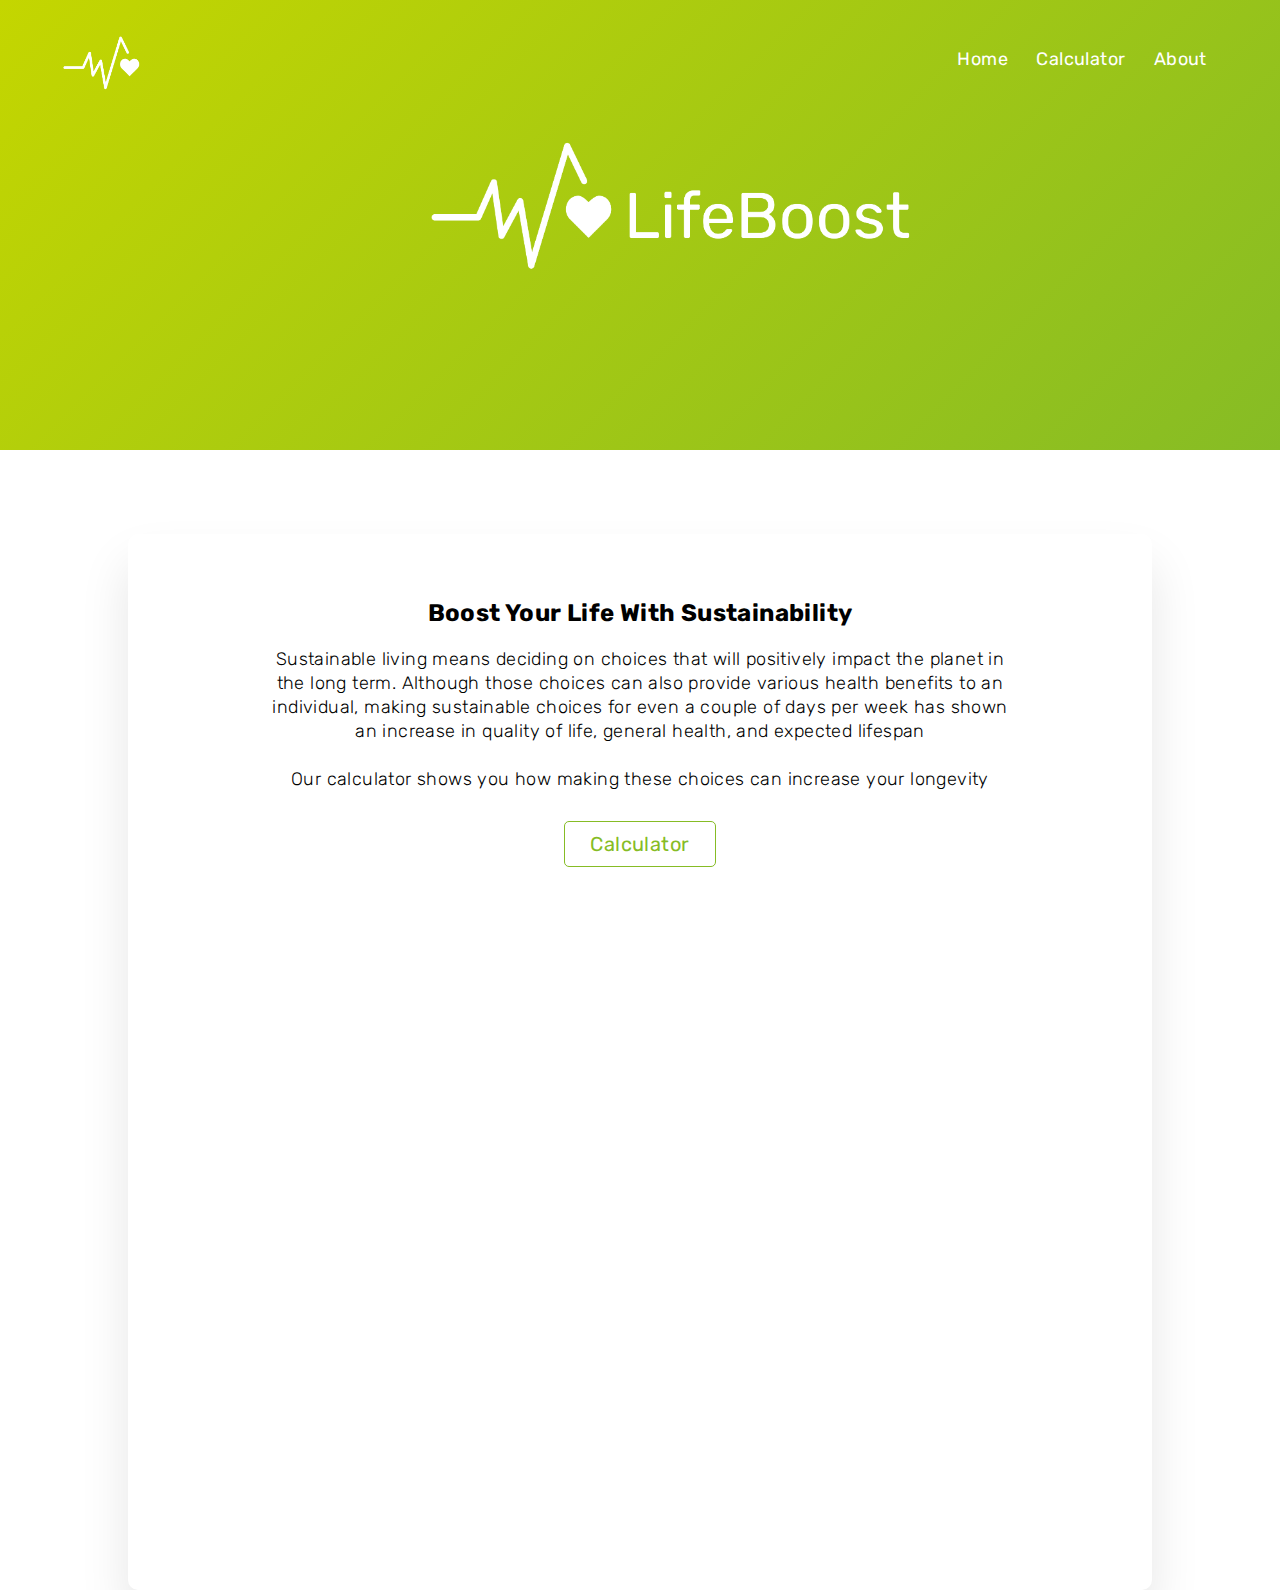
<file: index.html>
<!DOCTYPE html>
<html lang="en">
<head>
    <meta name="viewport" content="width=device-width, initial-scale=1.0">
    <title>LifeBoost</title>
    <link rel="shortcut icon" type="image/jpg" href="images/logo-green.png"/>
    <!--Google Font-->
    <link href="https://fonts.googleapis.com/css2?family=Rubik:wght@400;500&display=swap" rel="stylesheet">
    <!--Stylesheet-->
    <link rel="stylesheet" href="style.css">
</head>
<body>
    <section class="header1">
        <nav>
            <a href="index.html"><img src="images/logo-white.png" style="width: 90px"> </a> 
            <div class="nav-links">
                <ul>
                     <li><a href="index.html">Home</a></li>
                     <li><a href="calculator.html">Calculator</a></li>
                     <li><a href="about.html">About</a></li>
                </ul>
            </div>
        </nav>
        <div class="logo">
            <a href="index.html"><img src="images/logo-white-text.png" style="width: 550px"></a>  
        </div>
    </section>
     
    <div class="container2">
        <h2> Boost Your Life With Sustainability </h2>
        <p> Sustainable living means deciding on choices that will positively impact the planet in the long term. Although those choices can also provide various health benefits to an individual, making sustainable choices for even a couple of days per week has shown an increase in quality of life, general health, and expected lifespan <br> <br> Our calculator shows you how making these choices can increase your longevity</p>
        <a href="calculator.html"> <button> Calculator </button></a>
    
        <div class="slide">
            <iframe src="https://docs.google.com/presentation/d/e/2PACX-1vSe5InWlXACcBCsDMwsGA9SXLsD225GDijAiojsufrG58GB9V879nmm_3Ka8cSw2juBp25PHIZg7msu/embed?start=true&loop=true&delayms=5000" frameborder="0" width="960" height="569" allowfullscreen="false" mozallowfullscreen="false" webkitallowfullscreen="false"></iframe>
        </div>
    </div>

   
</body>
</html>
</file>
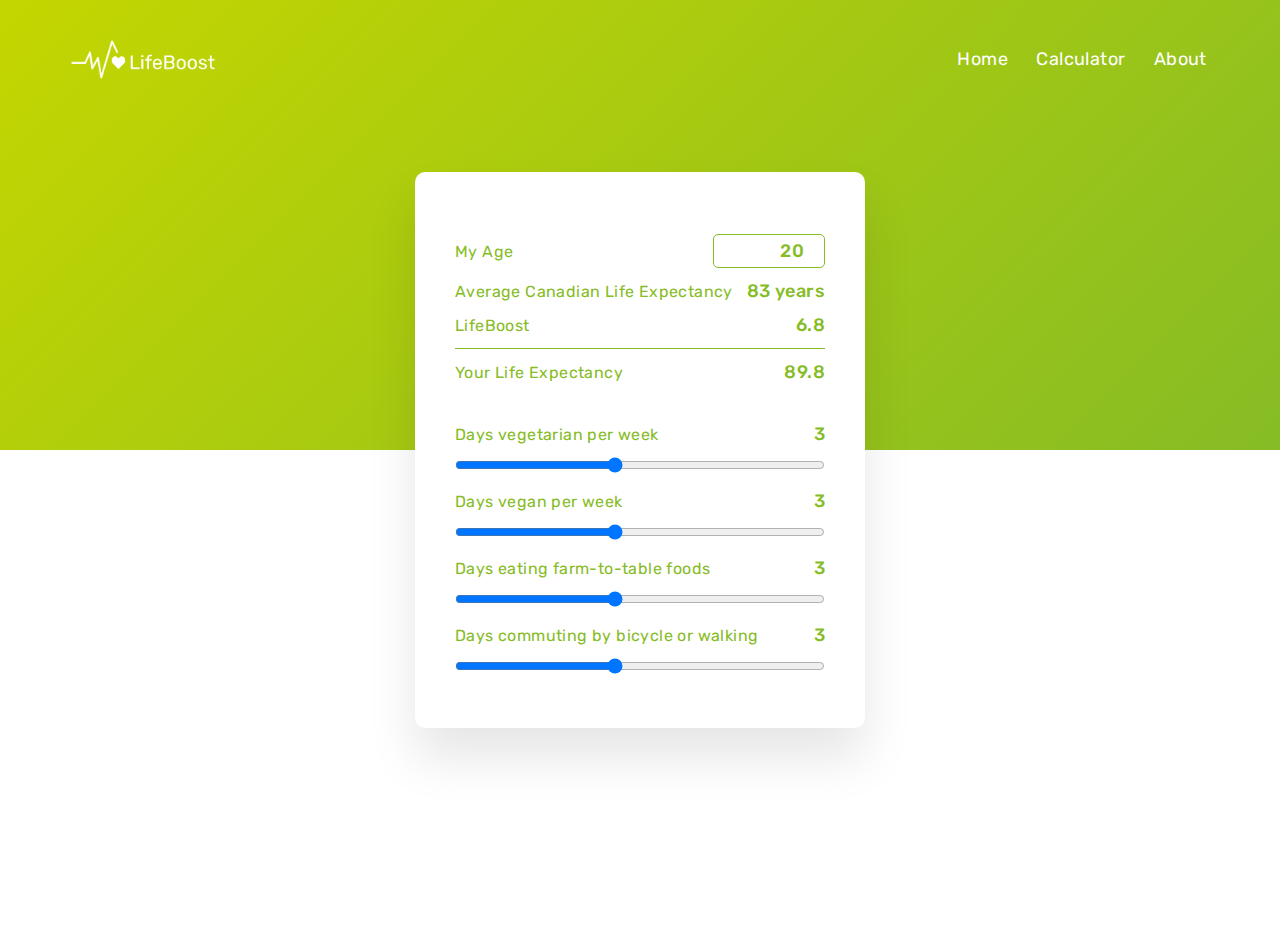
<file: calculator.html>
<!DOCTYPE html>
<html lang="en">
<head>
    <meta name="viewport" content="width=device-width, initial-scale=1.0">
    <title>LifeBoost</title>
    <link rel="shortcut icon" type="image/jpg" href="images/logo-green.png"/>
    <!--Google Font-->
    <link href="https://fonts.googleapis.com/css2?family=Rubik:wght@400;500&display=swap" rel="stylesheet">
    <!--Stylesheet-->
    <link rel="stylesheet" href="style.css">
</head>
<body>
    <section class="header1">
        <nav>
            <a href="index.html"><img src="images/logo-white-text.png" style="width: 175px"></a> 
            <div class="nav-links">
                <ul>
                     <li><a href="index.html">Home</a></li>
                     <li><a href="calculator.html">Calculator</a></li>
                     <li><a href="about.html">About</a></li>
                </ul>
            </div>
        </nav>   
    </section>
     
    <div class="container">
        <section>
            <div class="wrapper">
                <label for="age" class="lbl">
                    My Age
                </label>
                <div class="input-box">
                    <input type="number" value="20" id="age" class="val">
                </div>
            </div>
            <div class="wrapper">
                <span class="lbl">Average Canadian Life Expectancy</span>
                <span class="val">
                    83 years
                </span>
            </div>
            <div class="wrapper">
                <span class="lbl">LifeBoost</span>
                <span id="boost-amount" class="val">
                    0
                </span>
            </div>
            <hr>
            <div class="wrapper">
                <span class="lbl">Your Life Expectancy</span>
                <span id="total-amount" class="val">
                    83
                </span>
            </div>
        </section>
        <section>
            <div class="wrapper">
                <label for="veget" class="lbl">
                    Days vegetarian per week 
                </label>
                <span id="days-veget" class="val">
                    3
                </span>
            </div>
            <input type="range" min="0" max="7" id="veget" value="3">

            <div class="wrapper">
                <label for="vegan" class="lbl">
                    Days vegan per week
                </label>
                <span id="days-vegan" class="val">
                    3
                </span>
            </div>
            <input type="range" min="0" max="7" id="vegan" value="3">

            <div class="wrapper">
                <label for="farm" class="lbl">
                    Days eating farm-to-table foods
                </label>
                <span id="days-farm" class="val">
                    3
                </span>
            </div>
            <input type="range" min="0" max="7" id="farm" value="3">
        
            <div class="wrapper">
                <label for="active" class="lbl">
                    Days commuting by bicycle or walking 
                </label>
                <span id="days-active" class="val">
                    3
                </span>
            </div>
            <input type="range" min="0" max="7" id="active" value="3">
        </section>
    </div>
    <script src="script.js"></script>
</body>
</html>
</file>
<file: style.css>
*{
    padding: 0;
    margin: 0;
    box-sizing: border-box;
    font-family: "Rubik",sans-serif;
    letter-spacing: 0.4px;
}

body{
    background-color: #f3f3f3;
    height: 100%;
    background: linear-gradient(
        135deg,
        #C4D600,
        #86BC25
    ) fixed;
    background-size: 100% 50%;
    background-repeat: no-repeat;
}

.container{
    background-color: #ffffff;
    width: 450px;
    padding: 50px 40px;
    border-radius: 10px;
    position: absolute;
    transform: translate(-50%,-50%);
    top: 50%;
    left: 50%;
    box-shadow: 0 30px 50px rgba(0,0,0,0.1);
}
.container2{
    background-color: #ffffff;
    width: 80%;
    padding: 50px 40px;
    border-radius: 10px;
    position: absolute;
    transform: translate(-50%,-50%);
    top: 118%;
    left: 50%;
    box-shadow: 0 30px 50px rgba(0,0,0,0.1);
}

.wrapper{
    display: flex;
    align-items: center;
    justify-content: space-between;
    margin: 12px 0;
}

.lbl{
    font-size: 16px;
    color: #86BC25;
    font-weight: 400;
}

.val{
    color: #86BC25;
    font-weight: 500;
    font-size: 18px;
}
.input-box{
    color: #86BC25;
    border: 1px solid #86BC25;
    border-radius: 5px;
    padding: 5px;
}

#age{
    background-color: transparent;
    border: none;
    outline: none;
    width: 100px;
    text-align: right;
    color: #86BC25
}
hr{
    border: none;
    border-bottom: 1px solid #86BC25;
}
input[type="range"]{
    width: 100%;
    cursor: pointer;
}
input[type="range"]:not(:last-child){
    margin-bottom: 5px;
}
section:not(:last-child){
    margin-bottom: 40px;
}
section:not(:first-child){
    margin-top: 40px;
}

.header1{
    min-height: 100vh;
    width: 100%;
    background-position: center;
    background-size: cover;
    position: relative;
}

nav{
    display: flex;
    padding: 2% 4%;
    justify-content: space-between;
    align-items: center;
}
nav img{
    width: 60px;
    padding-left: 10px;
    padding-top: 8px;
}
.nav-links{
    flex: 1;
    text-align: right;
    padding-right: 10px;    
}

.nav-links ul li{
    list-style: none;
    display: inline-block;
    padding: 8px 12px;
    position: relative;

}
.nav-links ul li a{
    color: white;
    text-decoration: none;
    font-size: 18px;
}
.nav-links ul li::after{
    content: "";
    width: 0%;
    height: 2px;
    background: white;
    display: block;
    margin: auto;
    transition: 0.5s;
}
.nav-links ul li:hover::after{
    width: 100%
}

h1{
    color: white;
    font-size: 100px;
    text-align: center;
    margin-top: 50px;
}

h2{
    margin-top: 15px;
    text-align: center;
    margin-bottom: 20px;
}

h3{
    text-decoration: none;
    text-align: center;
    color: white;
    font-size: 70px;
    font-weight: 100;
    margin-top: 50px;
    
}

h4{
    text-align: center;
    color: black;
    font-size: 20px;
    margin-bottom: 10px;
    margin-top: 20px;
}

p{
    color: black;
    text-align: center;
    font-size: 18px;
    font-weight: 300;
    line-height: 24px;
    margin-left: 10%;
    margin-right: 10%;
    margin-bottom: 30px;
}

iframe{
    margin-top: 100px;
    margin-left: 5%;
}

.logo{
    position: absolute;
    left: 31%;
}

button{
    text-align: center;
    width: 16%;
    margin-left: 42%;
    color: #86BC25;
    border: 1px solid #fff;
    font-size: 20px;
    background: transparent;
    position: relative;
    cursor: pointer;
    padding: 10px;
    border: 1px solid #86BC25;
    border-radius: 5px; 
}

button:hover{
    border: 1px solid #86BC25;
    background: #86BC25;
    transition: 1s; 
    color: white;     
 }

.about{
   
    margin: auto;
    text-align: center;
}

.row{
    margin-top: 1%;
    display: flex;
    justify-content: space-around;
}
.about-col{
    flex-basis: 45%;
    background: #fff;
    border-radius: 10px;
}
.about-col:hover{
    box-shadow: 0 0 20px 0px rgba(0,0,0,0.2);
}

.links{
    margin-bottom: 40px;
}

.links a{
    text-decoration: none;
    color: #86BC25;
}

.container3{
    background-color: #ffffff;
    width: 80%;
    padding: 50px 40px;
    border-radius: 10px;
    position: absolute;
    transform: translate(-50%,-50%);
    top: 90%;
    left: 50%;
    box-shadow: 0 30px 50px rgba(0,0,0,0.1);
}

.container3 p{
   margin-bottom: 10px;
}

.icons .fa-linkedin{
    color: #0072b1;
    margin: 0 10px;
    cursor: pointer;
}
</file>
